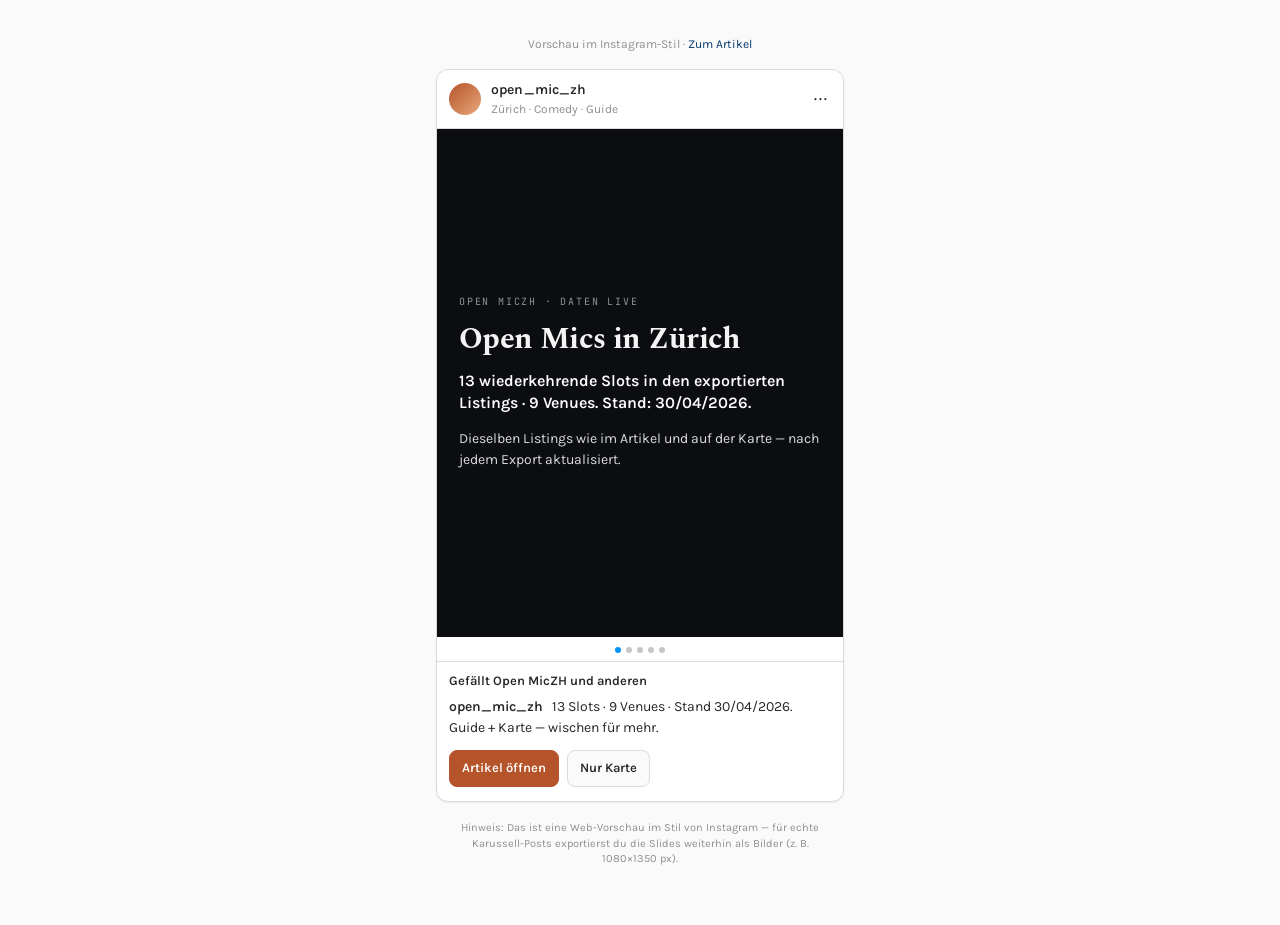
<file: docs/promo-instagram.html>
<!doctype html>
<html lang="de">
  <head>
    <meta charset="utf-8" />
    <meta name="viewport" content="width=device-width, initial-scale=1" />
    <title>Open MicZH — Social (Instagram-Stil)</title>
    <meta
      name="description"
      content="Kurzversion zum Teilen: Open Mics in Zürich, Karte und Guide — optisch wie ein Instagram-Post."
    />
    <link rel="stylesheet" href="./assets/fonts.css" />
    <style>
      :root {
        --ig-bg: #fafafa;
        --ig-card: #ffffff;
        --ig-ink: #262626;
        --ig-muted: #8e8e8e;
        --ig-link: #00376b;
        --ig-line: #dbdbdb;
        --ig-accent: #b5542a;
        --font-ui: "Karla", system-ui, -apple-system, "Segoe UI", Roboto, Arial, sans-serif;
        --font-display: "Spectral", "Georgia", serif;
        --font-mono: "JetBrains Mono", ui-monospace, SFMono-Regular, Menlo, Monaco, Consolas, monospace;
      }
      * {
        box-sizing: border-box;
      }
      body {
        margin: 0;
        min-height: 100vh;
        background: var(--ig-bg);
        color: var(--ig-ink);
        font-family: var(--font-ui);
        font-size: 14px;
        line-height: 1.45;
        -webkit-font-smoothing: antialiased;
      }
      .page {
        max-width: 440px;
        margin: 0 auto;
        padding: 24px 16px 48px;
      }
      .hint {
        font-size: 12px;
        color: var(--ig-muted);
        text-align: center;
        margin-bottom: 16px;
      }
      .hint a {
        color: var(--ig-link);
        text-decoration: none;
      }
      .hint a:hover {
        text-decoration: underline;
      }
      /* IG-ish post card */
      .post {
        background: var(--ig-card);
        border: 1px solid var(--ig-line);
        border-radius: 12px;
        overflow: hidden;
        box-shadow: 0 1px 2px rgba(0, 0, 0, 0.06);
      }
      .post-head {
        display: flex;
        align-items: center;
        gap: 10px;
        padding: 10px 12px;
        border-bottom: 1px solid var(--ig-line);
      }
      .avatar {
        width: 32px;
        height: 32px;
        border-radius: 50%;
        background: linear-gradient(135deg, var(--ig-accent), #e8a87c);
        flex: 0 0 auto;
      }
      .post-head-main {
        flex: 1 1 auto;
        min-width: 0;
      }
      .username {
        font-weight: 700;
        font-size: 14px;
        letter-spacing: 0.01em;
      }
      .subtle {
        font-size: 12px;
        color: var(--ig-muted);
      }
      .menu-dots {
        font-weight: 700;
        letter-spacing: 2px;
        color: var(--ig-ink);
        padding: 4px 2px;
        user-select: none;
      }
      /* Carousel */
      .carousel {
        position: relative;
        background: #000;
        aspect-ratio: 4 / 5;
        touch-action: pan-y;
      }
      .slides {
        width: 100%;
        height: 100%;
        position: relative;
        overflow: hidden;
      }
      .slide {
        position: absolute;
        inset: 0;
        padding: 28px 22px;
        display: flex;
        flex-direction: column;
        justify-content: center;
        gap: 14px;
        opacity: 0;
        transform: translateX(6%);
        transition: opacity 0.22s ease, transform 0.22s ease;
        background: #0b0d10;
        color: #f4f4f4;
      }
      .slide.active {
        opacity: 1;
        transform: translateX(0);
        z-index: 1;
      }
      .slide-kicker {
        font-family: var(--font-mono);
        font-size: 10px;
        letter-spacing: 0.18em;
        text-transform: uppercase;
        color: rgba(255, 255, 255, 0.55);
      }
      .slide h2 {
        margin: 0;
        font-family: var(--font-display);
        font-size: clamp(1.45rem, 5.2vw, 1.85rem);
        font-weight: 700;
        line-height: 1.12;
        letter-spacing: -0.02em;
      }
      .slide p {
        margin: 0;
        font-size: 15px;
        line-height: 1.55;
        color: rgba(244, 244, 244, 0.92);
      }
      .slide .accent {
        color: #f0c4a8;
      }
      .slide .stat-lead {
        font-size: 16px;
        font-weight: 600;
        line-height: 1.35;
        color: #fff;
      }
      .slide .stat-detail {
        font-size: 14px;
        line-height: 1.55;
        color: rgba(244, 244, 244, 0.9);
      }
      .slide .stat-detail strong {
        color: #f0c4a8;
        font-weight: 600;
      }
      .stat-microbars {
        display: flex;
        align-items: flex-end;
        justify-content: space-between;
        gap: 4px;
        margin-top: 6px;
        height: 108px;
      }
      .stat-microbars .wcol {
        flex: 1;
        min-width: 0;
        display: flex;
        flex-direction: column;
        align-items: center;
        gap: 5px;
      }
      .stat-microbars .track {
        width: 100%;
        height: 76px;
        background: rgba(255, 255, 255, 0.1);
        border-radius: 4px;
        display: flex;
        flex-direction: column;
        justify-content: flex-end;
        overflow: hidden;
      }
      .stat-microbars .fill {
        width: 100%;
        border-radius: 3px 3px 0 0;
        min-height: 2px;
        background: rgba(181, 84, 42, 0.85);
      }
      .stat-microbars .wcol.is-peak .fill {
        background: #f0c4a8;
      }
      .stat-microbars .abbr {
        font-size: 9px;
        font-weight: 700;
        letter-spacing: 0.04em;
        color: rgba(255, 255, 255, 0.45);
      }
      .stat-microbars .num {
        font-size: 11px;
        font-weight: 700;
        color: rgba(255, 255, 255, 0.88);
      }
      .lang-rows {
        margin: 0;
        padding: 0;
        list-style: none;
        display: flex;
        flex-direction: column;
        gap: 10px;
      }
      .lang-rows li {
        display: flex;
        justify-content: space-between;
        align-items: baseline;
        gap: 12px;
        font-size: 15px;
        border-bottom: 1px solid rgba(255, 255, 255, 0.12);
        padding-bottom: 8px;
      }
      .lang-rows li:last-child {
        border-bottom: 0;
        padding-bottom: 0;
      }
      .lang-rows .lang-n {
        font-weight: 700;
        font-variant-numeric: tabular-nums;
        color: #f0c4a8;
      }
      .slide.is-error .stat-detail {
        color: rgba(255, 200, 200, 0.95);
      }
      .tap-zones {
        position: absolute;
        inset: 0;
        display: grid;
        grid-template-columns: 1fr 1fr;
        z-index: 2;
      }
      .tap-zones button {
        border: 0;
        background: transparent;
        cursor: pointer;
        padding: 0;
      }
      .dots {
        display: flex;
        justify-content: center;
        gap: 5px;
        padding: 10px 0 8px;
        background: var(--ig-card);
      }
      .dot {
        width: 6px;
        height: 6px;
        border-radius: 50%;
        background: #c7c7c7;
        border: 0;
        padding: 0;
        cursor: pointer;
      }
      .dot[aria-current="true"] {
        background: #0095f6;
      }
      .post-body {
        padding: 10px 12px 14px;
        border-top: 1px solid var(--ig-line);
      }
      .likes {
        font-weight: 600;
        font-size: 13px;
        margin-bottom: 6px;
      }
      .caption {
        font-size: 14px;
        line-height: 1.5;
      }
      .caption .user {
        font-weight: 700;
        margin-right: 6px;
      }
      .cta-row {
        display: flex;
        flex-wrap: wrap;
        gap: 8px;
        margin-top: 12px;
      }
      .cta {
        display: inline-flex;
        align-items: center;
        justify-content: center;
        padding: 8px 12px;
        border-radius: 8px;
        border: 1px solid var(--ig-line);
        background: #fafafa;
        color: var(--ig-ink);
        font-size: 13px;
        font-weight: 600;
        text-decoration: none;
      }
      .cta.primary {
        background: var(--ig-accent);
        border-color: var(--ig-accent);
        color: #fff;
      }
      .cta:hover {
        filter: brightness(0.97);
      }
      .footer-note {
        margin-top: 18px;
        font-size: 11px;
        color: var(--ig-muted);
        text-align: center;
        line-height: 1.4;
      }
    </style>
  </head>
  <body>
    <div class="page">
      <p class="hint">
        Vorschau im Instagram-Stil ·
        <a href="./index.html">Zum Artikel</a>
      </p>

      <article class="post" aria-label="Instagram-ähnliche Vorschau">
        <header class="post-head">
          <div class="avatar" aria-hidden="true"></div>
          <div class="post-head-main">
            <div class="username">open_mic_zh</div>
            <div class="subtle">Zürich · Comedy · Guide</div>
          </div>
          <div class="menu-dots" aria-hidden="true">···</div>
        </header>

        <div class="carousel" id="carousel">
          <div class="slides" id="slides">
            <section class="slide active" data-index="0" aria-hidden="false" id="slide0">
              <div class="slide-kicker">Open MicZH · Daten live</div>
              <h2>Open Mics in Zürich</h2>
              <p class="stat-lead" id="statIntroLead">Lädt Kennzahlen …</p>
              <p class="stat-detail" id="statIntroDetail">
                Dieselben Listings wie im Artikel und auf der Karte — nach jedem Export aktualisiert.
              </p>
            </section>
            <section class="slide" data-index="1" aria-hidden="true" id="slide1">
              <div class="slide-kicker">Wie im Artikel · Wochentag</div>
              <h2>Shows nach Wochentag</h2>
              <div class="stat-microbars" id="statWeekdayBars" aria-hidden="true"></div>
              <p class="stat-detail" id="statWeekdayText"></p>
            </section>
            <section class="slide" data-index="2" aria-hidden="true" id="slide2">
              <div class="slide-kicker">Wie im Artikel · Sprache</div>
              <h2>Shows nach Sprache</h2>
              <ul class="lang-rows" id="statLangRows"></ul>
              <p class="stat-detail" id="statLangFoot"></p>
            </section>
            <section class="slide" data-index="3" aria-hidden="true" id="slide3">
              <div class="slide-kicker">Die Karte</div>
              <h2>Interaktiv, filterbar</h2>
              <p class="stat-lead" id="statMapLead"></p>
              <p class="stat-detail" id="statMapDetail"></p>
            </section>
            <section class="slide" data-index="4" aria-hidden="true">
              <div class="slide-kicker">Mehr Kontext</div>
              <h2>Artikel + Link in Bio</h2>
              <p class="stat-detail">
                Im langen Text: Szene, Methodik, warum Englisch in den Listings dominiert — und warum
                <span class="accent">Schweizerdeutsch</span> oft ausserhalb der Crawler-Daten lebt.
              </p>
            </section>
          </div>
          <div class="tap-zones" aria-hidden="true">
            <button type="button" id="tapPrev" title="Zurück"></button>
            <button type="button" id="tapNext" title="Weiter"></button>
          </div>
        </div>

        <div class="dots" id="dots" role="tablist" aria-label="Karussell-Position"></div>

        <div class="post-body">
          <div class="likes">Gefällt Open MicZH und anderen</div>
          <div class="caption">
            <span class="user">open_mic_zh</span>
            <span id="statCaptionLine"
              >Open MicZH: Guide + Karte. Wischen oder tippen für die nächste Karte.</span
            >
          </div>
          <div class="cta-row">
            <a class="cta primary" href="./index.html">Artikel öffnen</a>
            <a class="cta" href="./map.html">Nur Karte</a>
          </div>
        </div>
      </article>

      <p class="footer-note">
        Hinweis: Das ist eine Web-Vorschau im Stil von Instagram — für echte Karussell-Posts exportierst du die Slides
        weiterhin als Bilder (z.&nbsp;B. 1080×1350&nbsp;px).
      </p>
    </div>

    <script>
      (async function loadPromoStats() {
        const WEEKDAYS = [
          "Monday",
          "Tuesday",
          "Wednesday",
          "Thursday",
          "Friday",
          "Saturday",
          "Sunday",
        ];
        const WDAY_LOWER = new Map(WEEKDAYS.map((d) => [d.toLowerCase(), d]));

        function normWeekdayToken(s) {
          const t = String(s || "")
            .trim()
            .replace(/\.$/, "");
          if (!t) return "";
          return WDAY_LOWER.get(t.toLowerCase()) || "";
        }

        function weekdayDeFull(d) {
          const x = (d || "").toString().trim().toLowerCase();
          if (!x) return "";
          if (x === "monday" || x.startsWith("mon")) return "Montag";
          if (x === "tuesday" || x.startsWith("tue")) return "Dienstag";
          if (x === "wednesday" || x.startsWith("wed")) return "Mittwoch";
          if (x === "thursday" || x.startsWith("thu")) return "Donnerstag";
          if (x === "friday" || x.startsWith("fri")) return "Freitag";
          if (x === "saturday" || x.startsWith("sat")) return "Samstag";
          if (x === "sunday" || x.startsWith("sun")) return "Sonntag";
          return (d || "").toString().trim();
        }

        function weekdayDeAbbr(d) {
          const x = (d || "").toString().trim().toLowerCase();
          if (!x) return "";
          if (x === "monday" || x.startsWith("mon")) return "Mo";
          if (x === "tuesday" || x.startsWith("tue")) return "Di";
          if (x === "wednesday" || x.startsWith("wed")) return "Mi";
          if (x === "thursday" || x.startsWith("thu")) return "Do";
          if (x === "friday" || x.startsWith("fri")) return "Fr";
          if (x === "saturday" || x.startsWith("sat")) return "Sa";
          if (x === "sunday" || x.startsWith("sun")) return "So";
          return (d || "").toString().trim().slice(0, 2);
        }

        function languageSelfName(lang) {
          const s = (lang || "").toString().trim().toLowerCase();
          if (!s) return "";
          if (s === "german" || s === "de" || s.startsWith("german ")) return "Deutsch";
          if (s === "english" || s === "en" || s.startsWith("english ")) return "English";
          if (s === "spanish" || s === "es" || s.startsWith("spanish ")) return "Español";
          if (s === "french" || s === "fr" || s.startsWith("french ")) return "Français";
          if (s === "italian" || s === "it" || s.startsWith("italian ")) return "Italiano";
          if (s === "unspecified") return "Unbestimmt";
          return (lang || "").toString().trim();
        }

        function coordPinKey(lat, lon) {
          return `${Number(lat).toFixed(4)},${Number(lon).toFixed(4)}`;
        }

        function setError(msg) {
          document.getElementById("statIntroLead").textContent = msg;
          document.getElementById("statIntroDetail").textContent =
            "Bitte später erneut laden oder direkt zum Artikel wechseln.";
          document.getElementById("statWeekdayBars").innerHTML = "";
          document.getElementById("statWeekdayText").textContent = "";
          document.getElementById("statLangRows").innerHTML = "";
          document.getElementById("statLangFoot").textContent = "";
          document.getElementById("statMapLead").textContent = "";
          document.getElementById("statMapDetail").textContent = "";
          ["slide0", "slide1", "slide2", "slide3"].forEach((id) => {
            const el = document.getElementById(id);
            if (el) el.classList.add("is-error");
          });
        }

        try {
          const r = await fetch("./data/events.json", { cache: "no-cache" });
          if (!r.ok) throw new Error("HTTP " + r.status);
          const payload = await r.json();
          const events = Array.isArray(payload.events) ? payload.events : [];
          ["slide0", "slide1", "slide2", "slide3"].forEach((id) => {
            const el = document.getElementById(id);
            if (el) el.classList.remove("is-error");
          });
          const dataUpdated =
            (payload && typeof payload.data_updated_display === "string" && payload.data_updated_display.trim()) ||
            "";

          const nListings =
            typeof payload.events_total === "number" && Number.isFinite(payload.events_total)
              ? payload.events_total
              : events.length;
          const missingCoords =
            typeof payload.events_missing_coords === "number" && Number.isFinite(payload.events_missing_coords)
              ? payload.events_missing_coords
              : events.filter((e) => !Number.isFinite(Number(e && e.lat)) || !Number.isFinite(Number(e && e.lon)))
                  .length;

          const venueNames = new Set();
          const pinKeys = new Set();
          for (const e of events) {
            const v = (e && e.venue) ? String(e.venue).trim() : "";
            if (v) venueNames.add(v);
            const lat = Number(e && e.lat);
            const lon = Number(e && e.lon);
            if (Number.isFinite(lat) && Number.isFinite(lon)) pinKeys.add(coordPinKey(lat, lon));
          }
          const nVenues = venueNames.size;
          const nPins = pinKeys.size;

          const introDate = dataUpdated ? " Stand: " + dataUpdated + "." : "";
          document.getElementById("statIntroLead").textContent =
            nListings +
            (nListings === 1 ? " wiederkehrender Slot" : " wiederkehrende Slots") +
            " in den exportierten Listings · " +
            nVenues +
            (nVenues === 1 ? " Venue" : " Venues") +
            "." +
            introDate;

          const counts = new Map();
          for (const e of events) {
            const raw = (e && e.language) ? String(e.language) : "";
            const parts = raw.split(/[;,]/).map((s) => s.trim()).filter(Boolean);
            const langs = parts.length ? parts : ["Unspecified"];
            for (const lang of langs) {
              counts.set(lang, (counts.get(lang) || 0) + 1);
            }
          }
          for (const k of ["French", "Italian"]) {
            if (!counts.has(k)) counts.set(k, 0);
          }
          const langRows = Array.from(counts.entries()).sort((a, b) => (b[1] - a[1]) || a[0].localeCompare(b[0]));

          const ul = document.getElementById("statLangRows");
          ul.innerHTML = "";
          for (const [lang, n] of langRows) {
            const li = document.createElement("li");
            const lab = document.createElement("span");
            lab.textContent = languageSelfName(lang);
            const num = document.createElement("span");
            num.className = "lang-n";
            num.textContent = String(n);
            li.appendChild(lab);
            li.appendChild(num);
            ul.appendChild(li);
          }
          document.getElementById("statLangFoot").innerHTML =
            "Wie im Artikel: in <strong>diesem</strong> Export dominieren oft englischsprachige Listings; " +
            "<strong>Français</strong> und <strong>Italiano</strong> sind hier häufig bei null — " +
            "Spiegel der Quellen, nicht zwingend der Szene vor Ort.";

          const dayCounts = new Map(WEEKDAYS.map((d) => [d, 0]));
          for (const e of events) {
            const raw = (e && e.weekday) ? String(e.weekday) : "";
            const parts = raw.split(/[,;/]/).map((x) => x.trim()).filter(Boolean);
            const toks = parts.length ? parts : [];
            for (const tok of toks) {
              const d = normWeekdayToken(tok);
              if (d) dayCounts.set(d, (dayCounts.get(d) || 0) + 1);
            }
          }
          const peak = Math.max(0, ...WEEKDAYS.map((d) => dayCounts.get(d) || 0));
          const maxScale = Math.max(1, peak);
          const peakDays = WEEKDAYS.filter((d) => (dayCounts.get(d) || 0) === peak && peak > 0);
          const peakDe = peakDays.map(weekdayDeFull).join(" und ");

          const bars = document.getElementById("statWeekdayBars");
          bars.innerHTML = "";
          for (const d of WEEKDAYS) {
            const n = dayCounts.get(d) || 0;
            const col = document.createElement("div");
            col.className = "wcol" + (peak > 0 && n === peak ? " is-peak" : "");
            const pct = peak > 0 ? (n / maxScale) * 100 : 0;
            col.innerHTML =
              "<div class=\"track\"><div class=\"fill\" style=\"height:" +
              pct +
              '%"></div></div><div class="abbr">' +
              weekdayDeAbbr(d) +
              '</div><div class="num">' +
              n +
              "</div>";
            bars.appendChild(col);
          }

          let wText = "";
          if (peak === 0) {
            wText = "Keine Wochentags-Angaben in den aktuellen Listings.";
          } else {
            const slotPhrase =
              peak === 1 ? "1 Slot" : peak + " Slots";
            const countPhrase =
              peakDays.length > 1
                ? "mit je <strong>" + slotPhrase + "</strong>."
                : "mit <strong>" + slotPhrase + "</strong>.";
            wText =
              "Stärkster Tag in <em>diesen</em> Daten: <strong>" +
              peakDe +
              "</strong> " +
              countPhrase;
            if (peakDays.indexOf("Tuesday") !== -1) {
              wText +=
                " Passt zur These im Artikel: Dienstag als Zürichs heimlicher Comedy-Abend.";
            } else {
              wText += " Im Artikel liest du, warum der Dienstag oft zentral ist — unabhängig von diesem Schnappschuss.";
            }
          }
          document.getElementById("statWeekdayText").innerHTML = wText;

          document.getElementById("statMapLead").textContent =
            nListings +
            " Slots · " +
            nPins +
            (nPins === 1 ? " Pin" : " Pins") +
            " (gerundete Koordinaten wie auf der Karte) · " +
            nVenues +
            (nVenues === 1 ? " Venue-Name" : " Venue-Namen");

          let mapDetail =
            "Filter nach Wochentag und Sprache, Freitext-Suche, Links zu den Original-Events — dieselbe Datenbasis wie im eingebetteten iframe im Artikel.";
          if (missingCoords > 0) {
            mapDetail +=
              " Hinweis: " +
              missingCoords +
              (missingCoords === 1 ? " Eintrag ohne" : " Einträge ohne") +
              " Koordinaten.";
          } else {
            mapDetail += " Alle Einträge haben Koordinaten.";
          }
          document.getElementById("statMapDetail").textContent = mapDetail;

          const cap =
            nListings +
            " Slots · " +
            nVenues +
            " Venues" +
            (dataUpdated ? " · Stand " + dataUpdated : "") +
            ". Guide + Karte — wischen für mehr.";
          document.getElementById("statCaptionLine").textContent = cap;
        } catch (e) {
          console.error(e);
          setError("Zahlen konnten nicht geladen werden.");
          document.getElementById("statCaptionLine").textContent =
            "Open MicZH: Guide + Karte. Wischen oder tippen für die nächste Karte.";
        }
      })();
    </script>
    <script>
      (function () {
        const slides = Array.from(document.querySelectorAll(".slide"));
        const dotsWrap = document.getElementById("dots");
        const tapPrev = document.getElementById("tapPrev");
        const tapNext = document.getElementById("tapNext");
        let i = 0;

        function renderDots() {
          dotsWrap.innerHTML = "";
          slides.forEach((_, idx) => {
            const b = document.createElement("button");
            b.type = "button";
            b.className = "dot";
            b.setAttribute("role", "tab");
            b.setAttribute("aria-label", "Slide " + (idx + 1));
            b.setAttribute("aria-current", idx === i ? "true" : "false");
            b.addEventListener("click", () => go(idx));
            dotsWrap.appendChild(b);
          });
        }

        function go(next) {
          const n = (next + slides.length) % slides.length;
          slides[i].classList.remove("active");
          slides[i].setAttribute("aria-hidden", "true");
          i = n;
          slides[i].classList.add("active");
          slides[i].setAttribute("aria-hidden", "false");
          Array.from(dotsWrap.querySelectorAll(".dot")).forEach((d, idx) => {
            d.setAttribute("aria-current", idx === i ? "true" : "false");
          });
        }

        tapPrev.addEventListener("click", () => go(i - 1));
        tapNext.addEventListener("click", () => go(i + 1));

        document.addEventListener("keydown", (e) => {
          if (e.key === "ArrowLeft") go(i - 1);
          if (e.key === "ArrowRight") go(i + 1);
        });

        let x0 = null;
        const carousel = document.getElementById("carousel");
        carousel.addEventListener(
          "touchstart",
          (e) => {
            x0 = e.changedTouches[0].screenX;
          },
          { passive: true }
        );
        carousel.addEventListener(
          "touchend",
          (e) => {
            if (x0 === null) return;
            const x1 = e.changedTouches[0].screenX;
            const dx = x1 - x0;
            x0 = null;
            if (dx < -40) go(i + 1);
            if (dx > 40) go(i - 1);
          },
          { passive: true }
        );

        renderDots();
      })();
    </script>
  </body>
</html>
</file>
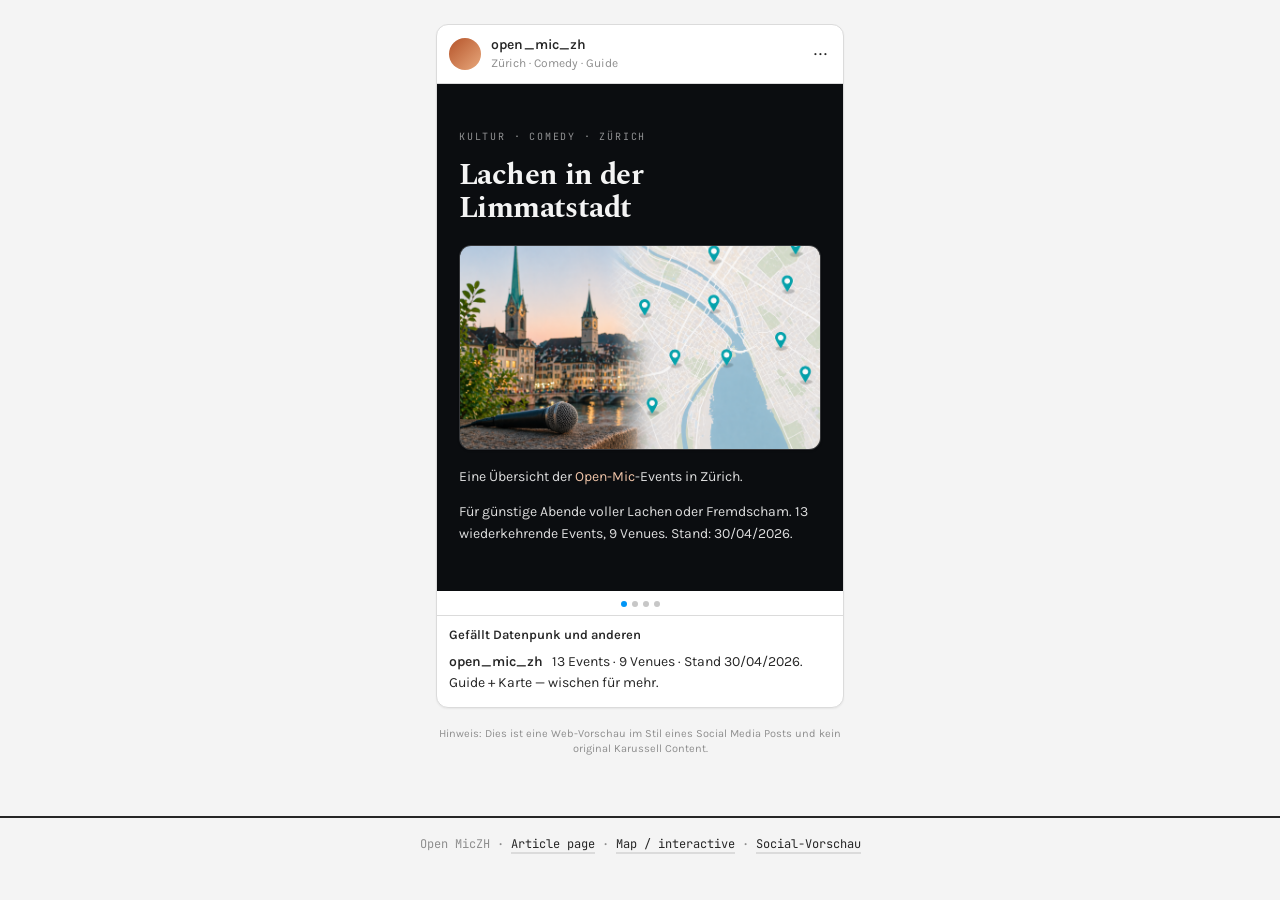
<file: docs/social-content.html>
<!doctype html>
<html lang="de">
  <head>
    <script>
      (function () {
        try {
          var p = new URLSearchParams(window.location.search);
          var v = (p.get("embed") || "").toLowerCase();
          if (v === "1" || v === "true" || v === "yes") {
            document.documentElement.classList.add("is-embed");
          }
        } catch (e) {}
      })();
    </script>
    <meta charset="utf-8" />
    <meta name="viewport" content="width=device-width, initial-scale=1" />
    <title>Open MicZH — Social Content</title>
    <meta
      name="description"
      content="Kurzversion zum Teilen auf Social Media."
    />
    <link rel="stylesheet" href="./assets/fonts.css" />
    <style>
      :root {
        --color-bg-soft: #f4f4f4;
        --ig-bg: var(--color-bg-soft);
        --ig-card: #ffffff;
        --ig-ink: #262626;
        --ig-muted: #8e8e8e;
        --ig-line: #dbdbdb;
        --ig-accent: #b5542a;
        --font-ui: "Karla", system-ui, -apple-system, "Segoe UI", Roboto, Arial, sans-serif;
        --font-display: "Spectral", "Georgia", serif;
        --font-mono: "JetBrains Mono", ui-monospace, SFMono-Regular, Menlo, Monaco, Consolas, monospace;
      }
      * {
        box-sizing: border-box;
      }
      body {
        margin: 0;
        min-height: 100vh;
        background: var(--ig-bg);
        color: var(--ig-ink);
        font-family: var(--font-ui);
        font-size: 14px;
        line-height: 1.45;
        -webkit-font-smoothing: antialiased;
      }
      .page {
        max-width: 440px;
        margin: 0 auto;
        padding: 24px 16px 48px;
      }
      /* IG-ish post card */
      .post {
        background: var(--ig-card);
        border: 1px solid var(--ig-line);
        border-radius: 12px;
        overflow: hidden;
        box-shadow: 0 1px 2px rgba(0, 0, 0, 0.06);
      }
      .post-head {
        display: flex;
        align-items: center;
        gap: 10px;
        padding: 10px 12px;
        border-bottom: 1px solid var(--ig-line);
      }
      .avatar {
        width: 32px;
        height: 32px;
        border-radius: 50%;
        background: linear-gradient(135deg, var(--ig-accent), #e8a87c);
        flex: 0 0 auto;
      }
      .post-head-main {
        flex: 1 1 auto;
        min-width: 0;
      }
      .username {
        font-weight: 700;
        font-size: 14px;
        letter-spacing: 0.01em;
      }
      .subtle {
        font-size: 12px;
        color: var(--ig-muted);
      }
      .menu-dots {
        font-weight: 700;
        letter-spacing: 2px;
        color: var(--ig-ink);
        padding: 4px 2px;
        user-select: none;
      }
      /* Carousel */
      .carousel {
        position: relative;
        background: #000;
        aspect-ratio: 4 / 5;
        touch-action: pan-y;
      }
      .slides {
        width: 100%;
        height: 100%;
        position: relative;
        overflow: hidden;
      }
      .slide {
        position: absolute;
        inset: 0;
        padding: 28px 22px;
        display: flex;
        flex-direction: column;
        justify-content: center;
        gap: 14px;
        opacity: 0;
        transform: translateX(6%);
        transition: opacity 0.22s ease, transform 0.22s ease;
        background: #0b0d10;
        color: #f4f4f4;
      }
      .slide.active {
        opacity: 1;
        transform: translateX(0);
        z-index: 1;
      }
      .slide-kicker {
        font-family: var(--font-mono);
        font-size: 10px;
        letter-spacing: 0.18em;
        text-transform: uppercase;
        color: rgba(255, 255, 255, 0.55);
      }
      .slide h2 {
        margin: 0;
        font-family: var(--font-display);
        font-size: clamp(1.45rem, 5.2vw, 1.85rem);
        font-weight: 700;
        line-height: 1.12;
        letter-spacing: -0.02em;
      }
      .slide p {
        margin: 0;
        font-size: 15px;
        line-height: 1.55;
        color: rgba(244, 244, 244, 0.92);
      }
      .slide .accent {
        color: #f0c4a8;
      }
      .slide .stat-lead {
        font-size: 16px;
        font-weight: 600;
        line-height: 1.35;
        color: #fff;
      }
      .slide .stat-detail {
        font-size: 14px;
        line-height: 1.55;
        color: rgba(244, 244, 244, 0.9);
      }
      .slide .stat-detail strong {
        color: #f0c4a8;
        font-weight: 600;
      }
      .hero-shot {
        margin: 6px 0 2px;
        border-radius: 12px;
        overflow: hidden;
        border: 1px solid rgba(255, 255, 255, 0.12);
        background: rgba(255, 255, 255, 0.06);
        box-shadow: 0 1px 2px rgba(0, 0, 0, 0.22);
      }
      .hero-shot img {
        display: block;
        width: 100%;
        height: auto;
        aspect-ratio: 16 / 9;
        object-fit: cover;
        object-position: center bottom;
      }
      .map-shot {
        margin: 6px 0 2px;
        border-radius: 12px;
        overflow: hidden;
        border: 1px solid rgba(255, 255, 255, 0.12);
        background: rgba(255, 255, 255, 0.06);
        box-shadow: 0 1px 2px rgba(0, 0, 0, 0.22);
      }
      .map-shot img {
        display: block;
        width: 100%;
        height: auto;
        aspect-ratio: 16 / 10;
        object-fit: cover;
        object-position: center;
      }
      .stat-microbars {
        display: flex;
        align-items: flex-end;
        justify-content: space-between;
        gap: 4px;
        margin-top: 6px;
        height: 108px;
      }
      .stat-microbars .wcol {
        flex: 1;
        min-width: 0;
        display: flex;
        flex-direction: column;
        align-items: center;
        gap: 5px;
      }
      .stat-microbars .track {
        width: 100%;
        height: 76px;
        background: rgba(255, 255, 255, 0.1);
        border-radius: 4px;
        display: flex;
        flex-direction: column;
        justify-content: flex-end;
        overflow: hidden;
      }
      .stat-microbars .fill {
        width: 100%;
        border-radius: 3px 3px 0 0;
        min-height: 2px;
        background: rgba(181, 84, 42, 0.85);
      }
      .stat-microbars .wcol.is-peak .fill {
        background: #f0c4a8;
      }
      .stat-microbars .abbr {
        font-size: 9px;
        font-weight: 700;
        letter-spacing: 0.04em;
        color: rgba(255, 255, 255, 0.45);
      }
      .stat-microbars .num {
        font-size: 11px;
        font-weight: 700;
        color: rgba(255, 255, 255, 0.88);
      }
      .lang-rows {
        margin: 0;
        padding: 0;
        list-style: none;
        display: flex;
        flex-direction: column;
        gap: 10px;
      }
      .lang-rows li {
        display: flex;
        justify-content: space-between;
        align-items: baseline;
        gap: 12px;
        font-size: 15px;
        border-bottom: 1px solid rgba(255, 255, 255, 0.12);
        padding-bottom: 8px;
      }
      .lang-rows li:last-child {
        border-bottom: 0;
        padding-bottom: 0;
      }
      .lang-rows .lang-lab {
        display: flex;
        align-items: center;
        gap: 8px;
        min-width: 0;
      }
      .lang-rows .lang-flag {
        width: 26px;
        height: 18px;
        border-radius: 3px;
        border: 1px solid rgba(255, 255, 255, 0.18);
        box-shadow: 0 1px 0 rgba(0, 0, 0, 0.18);
        flex: 0 0 auto;
        object-fit: cover;
      }
      .lang-rows .lang-n {
        font-weight: 700;
        font-variant-numeric: tabular-nums;
        color: #f0c4a8;
      }
      .slide.is-error .stat-detail {
        color: rgba(255, 200, 200, 0.95);
      }
      .tap-zones {
        position: absolute;
        inset: 0;
        display: grid;
        grid-template-columns: 1fr 1fr;
        z-index: 2;
      }
      .tap-zones button {
        border: 0;
        background: transparent;
        cursor: pointer;
        padding: 0;
      }
      .dots {
        display: flex;
        justify-content: center;
        gap: 5px;
        padding: 10px 0 8px;
        background: var(--ig-card);
      }
      .dot {
        width: 6px;
        height: 6px;
        border-radius: 50%;
        background: #c7c7c7;
        border: 0;
        padding: 0;
        cursor: pointer;
      }
      .dot[aria-current="true"] {
        background: #0095f6;
      }
      .post-body {
        padding: 10px 12px 14px;
        border-top: 1px solid var(--ig-line);
      }
      .likes {
        font-weight: 600;
        font-size: 13px;
        margin-bottom: 6px;
      }
      .caption {
        font-size: 14px;
        line-height: 1.5;
      }
      .caption .user {
        font-weight: 700;
        margin-right: 6px;
      }
      .footer-note {
        margin-top: 18px;
        font-size: 11px;
        color: var(--ig-muted);
        text-align: center;
        line-height: 1.4;
      }
      /* ?embed=1: schmaler, linksbündig; Site-Footer aus für iframe */
      html.is-embed .page {
        box-sizing: border-box;
        width: 100%;
        max-width: 336px;
        margin: 0;
        margin-right: auto;
        padding: 16px 12px 40px 10px;
      }
      html.is-embed .footer-note {
        text-align: left;
      }
      .site-footer.site-footer-chrome {
        padding: 18px 5vw 30px;
        color: var(--ig-muted);
        font-size: 12px;
        font-family: var(--font-mono);
        border-top: 2px solid var(--ig-ink);
        text-align: center;
      }
      .site-footer-chrome a {
        color: var(--ig-ink);
        text-decoration: none;
        border-bottom: 2px solid var(--ig-line);
        padding-bottom: 0.05em;
      }
      .site-footer-chrome a:hover {
        border-bottom-color: var(--ig-accent);
      }
      html.is-embed .site-footer-chrome {
        display: none;
      }
    </style>
  </head>
  <body>
    <div class="page">
      <article class="post" aria-label="Instagram-ähnliche Vorschau">
        <header class="post-head">
          <div class="avatar" aria-hidden="true"></div>
          <div class="post-head-main">
            <div class="username">open_mic_zh</div>
            <div class="subtle">Zürich · Comedy · Guide</div>
          </div>
          <div class="menu-dots" aria-hidden="true">···</div>
        </header>

        <div class="carousel" id="carousel">
          <div class="slides" id="slides">
            <section class="slide active" data-index="0" aria-hidden="false" id="slide0">
              <div class="slide-kicker">Kultur · Comedy · Zürich</div>
              <h2>Lachen in der Limmatstadt</h2>
              <figure class="hero-shot" aria-hidden="true">
                <img src="./assets/images/openmiczh-hero.jpg" alt="" loading="lazy" decoding="async" />
              </figure>
              <p class="stat-detail" id="statIntroLead">Lädt Kennzahlen …</p>
              <p class="stat-detail" id="statIntroDetail">
                Eine Übersicht der Open-Mic-Events in Zürich, für günstige Abende voller Lachen oder Fremdscham.
              </p>
            </section>
            <section class="slide" data-index="1" aria-hidden="true" id="slide1">
              <div class="slide-kicker">Terminplanung</div>
              <h2>Shows nach Wochentag</h2>
              <div class="stat-microbars" id="statWeekdayBars" aria-hidden="true"></div>
              <p class="stat-detail" id="statWeekdayText"></p>
            </section>
            <section class="slide" data-index="2" aria-hidden="true" id="slide2">
              <div class="slide-kicker">Sprachen</div>
              <h2>Shows nach Sprache</h2>
              <ul class="lang-rows" id="statLangRows"></ul>
              <p class="stat-detail" id="statLangFoot"></p>
            </section>
            <section class="slide" data-index="3" aria-hidden="true" id="slide3">
              <div class="slide-kicker">Die Karte</div>
              <h2>Interaktiv, filterbar</h2>
              <figure class="map-shot" aria-hidden="true">
                <img src="../assets/map_screenshot.jpg" alt="" loading="lazy" decoding="async" />
              </figure>
              <p class="stat-detail" id="statMapDetail"></p>
            </section>
          </div>
          <div class="tap-zones" aria-hidden="true">
            <button type="button" id="tapPrev" title="Zurück"></button>
            <button type="button" id="tapNext" title="Weiter"></button>
          </div>
        </div>

        <div class="dots" id="dots" role="tablist" aria-label="Karussell-Position"></div>

        <div class="post-body">
          <div class="likes">Gefällt Datenpunk und anderen</div>
          <div class="caption">
            <span class="user">open_mic_zh</span>
            <span id="statCaptionLine"
              >Open MicZH: Guide + Karte. Wischen oder tippen für die nächste Karte.</span
            >
          </div>
        </div>
      </article>

      <p class="footer-note">
        Hinweis: Dies ist eine Web-Vorschau im Stil eines Social Media Posts und kein original Karussell Content.
      </p>
    </div>

    <footer class="site-footer site-footer-chrome">
      Open MicZH<span class="site-footer-selfref"> · <a href="./index.html#content">Article page</a></span><span class="site-footer-subnav" aria-label="Weitere Seiten dieser Site"> · <a href="./map.html">Map / interactive</a> · <a href="./social-content.html">Social-Vorschau</a></span>
    </footer>

    <script>
      (async function loadPromoStats() {
        const WEEKDAYS = [
          "Monday",
          "Tuesday",
          "Wednesday",
          "Thursday",
          "Friday",
          "Saturday",
          "Sunday",
        ];
        const WDAY_LOWER = new Map(WEEKDAYS.map((d) => [d.toLowerCase(), d]));

        function normWeekdayToken(s) {
          const t = String(s || "")
            .trim()
            .replace(/\.$/, "");
          if (!t) return "";
          return WDAY_LOWER.get(t.toLowerCase()) || "";
        }

        function weekdayDeFull(d) {
          const x = (d || "").toString().trim().toLowerCase();
          if (!x) return "";
          if (x === "monday" || x.startsWith("mon")) return "Montag";
          if (x === "tuesday" || x.startsWith("tue")) return "Dienstag";
          if (x === "wednesday" || x.startsWith("wed")) return "Mittwoch";
          if (x === "thursday" || x.startsWith("thu")) return "Donnerstag";
          if (x === "friday" || x.startsWith("fri")) return "Freitag";
          if (x === "saturday" || x.startsWith("sat")) return "Samstag";
          if (x === "sunday" || x.startsWith("sun")) return "Sonntag";
          return (d || "").toString().trim();
        }

        function weekdayDeAbbr(d) {
          const x = (d || "").toString().trim().toLowerCase();
          if (!x) return "";
          if (x === "monday" || x.startsWith("mon")) return "Mo";
          if (x === "tuesday" || x.startsWith("tue")) return "Di";
          if (x === "wednesday" || x.startsWith("wed")) return "Mi";
          if (x === "thursday" || x.startsWith("thu")) return "Do";
          if (x === "friday" || x.startsWith("fri")) return "Fr";
          if (x === "saturday" || x.startsWith("sat")) return "Sa";
          if (x === "sunday" || x.startsWith("sun")) return "So";
          return (d || "").toString().trim().slice(0, 2);
        }

        function languageSelfName(lang) {
          const s = (lang || "").toString().trim().toLowerCase();
          if (!s) return "";
          if (s === "german" || s === "de" || s.startsWith("german ")) return "Deutsch";
          if (s === "english" || s === "en" || s.startsWith("english ")) return "English";
          if (s === "spanish" || s === "es" || s.startsWith("spanish ")) return "Español";
          if (s === "french" || s === "fr" || s.startsWith("french ")) return "Français";
          if (s === "italian" || s === "it" || s.startsWith("italian ")) return "Italiano";
          if (s === "unspecified") return "Unbestimmt";
          return (lang || "").toString().trim();
        }

        function langFlagSrc(lang) {
          const s = (lang || "").toString().trim().toLowerCase();
          if (!s) return "";

          // Minimal inline SVG flags (data URLs). Keeps the site self-contained.
          const SVG = {
            ch:
              "data:image/svg+xml;utf8," +
              encodeURIComponent(
                "<svg xmlns='http://www.w3.org/2000/svg' viewBox='0 0 18 12'>" +
                  "<rect width='18' height='12' fill='#d52b1e'/>" +
                  "<rect x='7.25' y='2.2' width='3.5' height='7.6' fill='#fff'/>" +
                  "<rect x='5.0' y='4.25' width='8.0' height='3.5' fill='#fff'/>" +
                "</svg>"
              ),
            gb:
              "data:image/svg+xml;utf8," +
              encodeURIComponent(
                "<svg xmlns='http://www.w3.org/2000/svg' viewBox='0 0 18 12'>" +
                  "<rect width='18' height='12' fill='#012169'/>" +
                  "<path d='M0 0 L18 12 M18 0 L0 12' stroke='#fff' stroke-width='2.4'/>" +
                  "<path d='M0 0 L18 12 M18 0 L0 12' stroke='#C8102E' stroke-width='1.2'/>" +
                  "<rect x='7.4' width='3.2' height='12' fill='#fff'/>" +
                  "<rect y='4.4' width='18' height='3.2' fill='#fff'/>" +
                  "<rect x='8.0' width='2.0' height='12' fill='#C8102E'/>" +
                  "<rect y='5.0' width='18' height='2.0' fill='#C8102E'/>" +
                "</svg>"
              ),
            es:
              "data:image/svg+xml;utf8," +
              encodeURIComponent(
                "<svg xmlns='http://www.w3.org/2000/svg' viewBox='0 0 18 12'>" +
                  "<rect width='18' height='12' fill='#aa151b'/>" +
                  "<rect y='3' width='18' height='6' fill='#f1bf00'/>" +
                "</svg>"
              ),
            fr:
              "data:image/svg+xml;utf8," +
              encodeURIComponent(
                "<svg xmlns='http://www.w3.org/2000/svg' viewBox='0 0 18 12'>" +
                  "<rect width='6' height='12' x='0' fill='#0055a4'/>" +
                  "<rect width='6' height='12' x='6' fill='#fff'/>" +
                  "<rect width='6' height='12' x='12' fill='#ef4135'/>" +
                "</svg>"
              ),
            it:
              "data:image/svg+xml;utf8," +
              encodeURIComponent(
                "<svg xmlns='http://www.w3.org/2000/svg' viewBox='0 0 18 12'>" +
                  "<rect width='6' height='12' x='0' fill='#009246'/>" +
                  "<rect width='6' height='12' x='6' fill='#fff'/>" +
                  "<rect width='6' height='12' x='12' fill='#ce2b37'/>" +
                "</svg>"
              ),
          };

          // German shows are in Zürich → Swiss flag.
          if (s === "german" || s === "de" || s.startsWith("german ")) return SVG.ch;
          if (s === "english" || s === "en" || s.startsWith("english ")) return SVG.gb;
          if (s === "spanish" || s === "es" || s.startsWith("spanish ")) return SVG.es;
          if (s === "french" || s === "fr" || s.startsWith("french ")) return SVG.fr;
          if (s === "italian" || s === "it" || s.startsWith("italian ")) return SVG.it;
          return "";
        }

        function coordPinKey(lat, lon) {
          return `${Number(lat).toFixed(4)},${Number(lon).toFixed(4)}`;
        }

        function setError(msg) {
          document.getElementById("statIntroLead").textContent = "Fehler beim Laden";
          document.getElementById("statIntroDetail").textContent =
            msg + " · Bitte später erneut laden oder direkt zum Artikel wechseln.";
          document.getElementById("statWeekdayBars").innerHTML = "";
          document.getElementById("statWeekdayText").textContent = "";
          document.getElementById("statLangRows").innerHTML = "";
          document.getElementById("statLangFoot").textContent = "";
          document.getElementById("statMapDetail").textContent = "";
          ["slide0", "slide1", "slide2", "slide3"].forEach((id) => {
            const el = document.getElementById(id);
            if (el) el.classList.add("is-error");
          });
        }

        try {
          const r = await fetch("./data/events.json", { cache: "no-cache" });
          if (!r.ok) throw new Error("HTTP " + r.status);
          const payload = await r.json();
          const events = Array.isArray(payload.events) ? payload.events : [];
          ["slide0", "slide1", "slide2", "slide3"].forEach((id) => {
            const el = document.getElementById(id);
            if (el) el.classList.remove("is-error");
          });
          const dataUpdated =
            (payload && typeof payload.data_updated_display === "string" && payload.data_updated_display.trim()) ||
            "";

          const nListings =
            typeof payload.events_total === "number" && Number.isFinite(payload.events_total)
              ? payload.events_total
              : events.length;
          const missingCoords =
            typeof payload.events_missing_coords === "number" && Number.isFinite(payload.events_missing_coords)
              ? payload.events_missing_coords
              : events.filter((e) => !Number.isFinite(Number(e && e.lat)) || !Number.isFinite(Number(e && e.lon)))
                  .length;

          const venueNames = new Set();
          const pinKeys = new Set();
          for (const e of events) {
            const v = (e && e.venue) ? String(e.venue).trim() : "";
            if (v) venueNames.add(v);
            const lat = Number(e && e.lat);
            const lon = Number(e && e.lon);
            if (Number.isFinite(lat) && Number.isFinite(lon)) pinKeys.add(coordPinKey(lat, lon));
          }
          const nVenues = venueNames.size;
          const nPins = pinKeys.size;

          const introDate = dataUpdated ? " Stand: " + dataUpdated + "." : "";
          const introStatsLine =
            nListings +
            (nListings === 1 ? " wiederkehrendes Event, " : " wiederkehrende Events, ") +
            nVenues +
            (nVenues === 1 ? " Venue" : " Venues") +
            "." +
            introDate;

          // Slide 0: top line (stat-lead) should be bold copy, stats go below in normal weight.
          document.getElementById("statIntroLead").innerHTML =
            'Eine Übersicht der <span class="accent">Open-Mic</span>-Events in Zürich.';
          document.getElementById("statIntroDetail").textContent =
            "Für günstige Abende voller Lachen oder Fremdscham. " + introStatsLine;

          const counts = new Map();
          for (const e of events) {
            const raw = (e && e.language) ? String(e.language) : "";
            const parts = raw.split(/[;,]/).map((s) => s.trim()).filter(Boolean);
            const langs = parts.length ? parts : ["Unspecified"];
            for (const lang of langs) {
              counts.set(lang, (counts.get(lang) || 0) + 1);
            }
          }
          for (const k of ["French", "Italian"]) {
            if (!counts.has(k)) counts.set(k, 0);
          }
          const langRows = Array.from(counts.entries()).sort((a, b) => (b[1] - a[1]) || a[0].localeCompare(b[0]));

          const ul = document.getElementById("statLangRows");
          ul.innerHTML = "";
          for (const [lang, n] of langRows) {
            const li = document.createElement("li");
            const lab = document.createElement("span");
            lab.className = "lang-lab";
            const flagSrc = langFlagSrc(lang);
            if (flagSrc) {
              const img = document.createElement("img");
              img.className = "lang-flag";
              img.alt = "";
              img.decoding = "async";
              img.loading = "lazy";
              img.src = flagSrc;
              lab.appendChild(img);
            }
            const txt = document.createElement("span");
            txt.textContent = languageSelfName(lang);
            lab.appendChild(txt);
            const num = document.createElement("span");
            num.className = "lang-n";
            num.textContent = String(n);
            li.appendChild(lab);
            li.appendChild(num);
            ul.appendChild(li);
          }
          document.getElementById("statLangFoot").innerHTML =
            "Die meisten Shows sind auf Englisch; " +
            "<strong>Französische</strong> und <strong>Italienische</strong> Shows gar nicht im Angebot.  " +
            "<strong>Schweizerdeutsche</strong> Shows wohl eher Insiderwissen.";

          const dayCounts = new Map(WEEKDAYS.map((d) => [d, 0]));
          for (const e of events) {
            const raw = (e && e.weekday) ? String(e.weekday) : "";
            const parts = raw.split(/[,;/]/).map((x) => x.trim()).filter(Boolean);
            const toks = parts.length ? parts : [];
            for (const tok of toks) {
              const d = normWeekdayToken(tok);
              if (d) dayCounts.set(d, (dayCounts.get(d) || 0) + 1);
            }
          }
          const peak = Math.max(0, ...WEEKDAYS.map((d) => dayCounts.get(d) || 0));
          const maxScale = Math.max(1, peak);
          const peakDays = WEEKDAYS.filter((d) => (dayCounts.get(d) || 0) === peak && peak > 0);
          const peakDe = peakDays.map(weekdayDeFull).join(" und ");

          const bars = document.getElementById("statWeekdayBars");
          bars.innerHTML = "";
          for (const d of WEEKDAYS) {
            const n = dayCounts.get(d) || 0;
            const col = document.createElement("div");
            col.className = "wcol" + (peak > 0 && n === peak ? " is-peak" : "");
            const pct = peak > 0 ? (n / maxScale) * 100 : 0;
            col.innerHTML =
              "<div class=\"track\"><div class=\"fill\" style=\"height:" +
              pct +
              '%"></div></div><div class="abbr">' +
              weekdayDeAbbr(d) +
              '</div><div class="num">' +
              n +
              "</div>";
            bars.appendChild(col);
          }

          let wText = "";
          if (peak === 0) {
            wText = "Keine Wochentags-Angaben in den aktuellen Listings.";
          } else {
            const slotPhrase =
              peak === 1 ? "1 Slot" : peak + " Slots";
            const countPhrase =
              peakDays.length > 1
                ? "mit je <strong>" + slotPhrase + "</strong>."
                : "mit <strong>" + slotPhrase + "</strong>.";
            wText =
              "Stärkster Comedy-Abend in Zürich: <strong>" +
              peakDe +
              "</strong> " +
              countPhrase;
            if (peakDays.indexOf("Tuesday") !== -1) {
              wText +=
                " Das Wochenende ist wohl für anderes reserviert, oder die Venues zu teuer.";
            } else {
              wText += " Mehr dazu im Artikel.";
            }
          }
          document.getElementById("statWeekdayText").innerHTML = wText;

          let mapDetail =
            "Filter nach Wochentag und Sprache, Freitext-Suche, Links zu den Original-Events und Ticketseiten.";
          document.getElementById("statMapDetail").textContent = mapDetail;

          const cap =
            nListings +
            " Events · " +
            nVenues +
            " Venues" +
            (dataUpdated ? " · Stand " + dataUpdated : "") +
            ". Guide + Karte — wischen für mehr.";
          document.getElementById("statCaptionLine").textContent = cap;
        } catch (e) {
          console.error(e);
          setError("Zahlen konnten nicht geladen werden.");
          document.getElementById("statCaptionLine").textContent =
            "Open MicZH: Guide + Karte. Wischen oder tippen für die nächste Karte.";
        }
      })();
    </script>
    <script>
      (function () {
        const slides = Array.from(document.querySelectorAll(".slide"));
        const dotsWrap = document.getElementById("dots");
        const tapPrev = document.getElementById("tapPrev");
        const tapNext = document.getElementById("tapNext");
        let i = 0;

        function renderDots() {
          dotsWrap.innerHTML = "";
          slides.forEach((_, idx) => {
            const b = document.createElement("button");
            b.type = "button";
            b.className = "dot";
            b.setAttribute("role", "tab");
            b.setAttribute("aria-label", "Slide " + (idx + 1));
            b.setAttribute("aria-current", idx === i ? "true" : "false");
            b.addEventListener("click", () => go(idx));
            dotsWrap.appendChild(b);
          });
        }

        function go(next) {
          const n = (next + slides.length) % slides.length;
          slides[i].classList.remove("active");
          slides[i].setAttribute("aria-hidden", "true");
          i = n;
          slides[i].classList.add("active");
          slides[i].setAttribute("aria-hidden", "false");
          Array.from(dotsWrap.querySelectorAll(".dot")).forEach((d, idx) => {
            d.setAttribute("aria-current", idx === i ? "true" : "false");
          });
        }

        tapPrev.addEventListener("click", () => go(i - 1));
        tapNext.addEventListener("click", () => go(i + 1));

        document.addEventListener("keydown", (e) => {
          if (e.key === "ArrowLeft") go(i - 1);
          if (e.key === "ArrowRight") go(i + 1);
        });

        let x0 = null;
        const carousel = document.getElementById("carousel");
        carousel.addEventListener(
          "touchstart",
          (e) => {
            x0 = e.changedTouches[0].screenX;
          },
          { passive: true }
        );
        carousel.addEventListener(
          "touchend",
          (e) => {
            if (x0 === null) return;
            const x1 = e.changedTouches[0].screenX;
            const dx = x1 - x0;
            x0 = null;
            if (dx < -40) go(i + 1);
            if (dx > 40) go(i - 1);
          },
          { passive: true }
        );

        renderDots();
      })();
    </script>
  </body>
</html>
</file>
<file: docs/assets/fonts.css>
/* Self-hosted fonts (downloaded from Google Fonts). */

/* JetBrains Mono — normal 400/500 */
@font-face {
  font-family: "JetBrains Mono";
  font-style: normal;
  font-weight: 400;
  font-display: swap;
  src: url("./fonts/jetbrains-mono-400-latin-ext.woff2") format("woff2");
  unicode-range: U+0100-02BA, U+02BD-02C5, U+02C7-02CC, U+02CE-02D7, U+02DD-02FF, U+0304, U+0308, U+0329,
    U+1D00-1DBF, U+1E00-1E9F, U+1EF2-1EFF, U+2020, U+20A0-20AB, U+20AD-20C0, U+2113, U+2C60-2C7F, U+A720-A7FF;
}
@font-face {
  font-family: "JetBrains Mono";
  font-style: normal;
  font-weight: 400;
  font-display: swap;
  src: url("./fonts/jetbrains-mono-400-latin.woff2") format("woff2");
  unicode-range: U+0000-00FF, U+0131, U+0152-0153, U+02BB-02BC, U+02C6, U+02DA, U+02DC, U+0304, U+0308, U+0329,
    U+2000-206F, U+20AC, U+2122, U+2191, U+2193, U+2212, U+2215, U+FEFF, U+FFFD;
}
@font-face {
  font-family: "JetBrains Mono";
  font-style: normal;
  font-weight: 500;
  font-display: swap;
  src: url("./fonts/jetbrains-mono-500-latin-ext.woff2") format("woff2");
  unicode-range: U+0100-02BA, U+02BD-02C5, U+02C7-02CC, U+02CE-02D7, U+02DD-02FF, U+0304, U+0308, U+0329,
    U+1D00-1DBF, U+1E00-1E9F, U+1EF2-1EFF, U+2020, U+20A0-20AB, U+20AD-20C0, U+2113, U+2C60-2C7F, U+A720-A7FF;
}
@font-face {
  font-family: "JetBrains Mono";
  font-style: normal;
  font-weight: 500;
  font-display: swap;
  src: url("./fonts/jetbrains-mono-500-latin.woff2") format("woff2");
  unicode-range: U+0000-00FF, U+0131, U+0152-0153, U+02BB-02BC, U+02C6, U+02DA, U+02DC, U+0304, U+0308, U+0329,
    U+2000-206F, U+20AC, U+2122, U+2191, U+2193, U+2212, U+2215, U+FEFF, U+FFFD;
}

/* Karla — normal 300/400/500/600 */
@font-face {
  font-family: "Karla";
  font-style: normal;
  font-weight: 300;
  font-display: swap;
  src: url("./fonts/karla-300-latin-ext.woff2") format("woff2");
  unicode-range: U+0100-02BA, U+02BD-02C5, U+02C7-02CC, U+02CE-02D7, U+02DD-02FF, U+0304, U+0308, U+0329,
    U+1D00-1DBF, U+1E00-1E9F, U+1EF2-1EFF, U+2020, U+20A0-20AB, U+20AD-20C0, U+2113, U+2C60-2C7F, U+A720-A7FF;
}
@font-face {
  font-family: "Karla";
  font-style: normal;
  font-weight: 300;
  font-display: swap;
  src: url("./fonts/karla-300-latin.woff2") format("woff2");
  unicode-range: U+0000-00FF, U+0131, U+0152-0153, U+02BB-02BC, U+02C6, U+02DA, U+02DC, U+0304, U+0308, U+0329,
    U+2000-206F, U+20AC, U+2122, U+2191, U+2193, U+2212, U+2215, U+FEFF, U+FFFD;
}
@font-face {
  font-family: "Karla";
  font-style: normal;
  font-weight: 400;
  font-display: swap;
  src: url("./fonts/karla-400-latin-ext.woff2") format("woff2");
  unicode-range: U+0100-02BA, U+02BD-02C5, U+02C7-02CC, U+02CE-02D7, U+02DD-02FF, U+0304, U+0308, U+0329,
    U+1D00-1DBF, U+1E00-1E9F, U+1EF2-1EFF, U+2020, U+20A0-20AB, U+20AD-20C0, U+2113, U+2C60-2C7F, U+A720-A7FF;
}
@font-face {
  font-family: "Karla";
  font-style: normal;
  font-weight: 400;
  font-display: swap;
  src: url("./fonts/karla-400-latin.woff2") format("woff2");
  unicode-range: U+0000-00FF, U+0131, U+0152-0153, U+02BB-02BC, U+02C6, U+02DA, U+02DC, U+0304, U+0308, U+0329,
    U+2000-206F, U+20AC, U+2122, U+2191, U+2193, U+2212, U+2215, U+FEFF, U+FFFD;
}
@font-face {
  font-family: "Karla";
  font-style: normal;
  font-weight: 500;
  font-display: swap;
  src: url("./fonts/karla-500-latin-ext.woff2") format("woff2");
  unicode-range: U+0100-02BA, U+02BD-02C5, U+02C7-02CC, U+02CE-02D7, U+02DD-02FF, U+0304, U+0308, U+0329,
    U+1D00-1DBF, U+1E00-1E9F, U+1EF2-1EFF, U+2020, U+20A0-20AB, U+20AD-20C0, U+2113, U+2C60-2C7F, U+A720-A7FF;
}
@font-face {
  font-family: "Karla";
  font-style: normal;
  font-weight: 500;
  font-display: swap;
  src: url("./fonts/karla-500-latin.woff2") format("woff2");
  unicode-range: U+0000-00FF, U+0131, U+0152-0153, U+02BB-02BC, U+02C6, U+02DA, U+02DC, U+0304, U+0308, U+0329,
    U+2000-206F, U+20AC, U+2122, U+2191, U+2193, U+2212, U+2215, U+FEFF, U+FFFD;
}
@font-face {
  font-family: "Karla";
  font-style: normal;
  font-weight: 600;
  font-display: swap;
  src: url("./fonts/karla-600-latin-ext.woff2") format("woff2");
  unicode-range: U+0100-02BA, U+02BD-02C5, U+02C7-02CC, U+02CE-02D7, U+02DD-02FF, U+0304, U+0308, U+0329,
    U+1D00-1DBF, U+1E00-1E9F, U+1EF2-1EFF, U+2020, U+20A0-20AB, U+20AD-20C0, U+2113, U+2C60-2C7F, U+A720-A7FF;
}
@font-face {
  font-family: "Karla";
  font-style: normal;
  font-weight: 600;
  font-display: swap;
  src: url("./fonts/karla-600-latin.woff2") format("woff2");
  unicode-range: U+0000-00FF, U+0131, U+0152-0153, U+02BB-02BC, U+02C6, U+02DA, U+02DC, U+0304, U+0308, U+0329,
    U+2000-206F, U+20AC, U+2122, U+2191, U+2193, U+2212, U+2215, U+FEFF, U+FFFD;
}

/* Spectral — normal+italic 400/700 */
@font-face {
  font-family: "Spectral";
  font-style: normal;
  font-weight: 400;
  font-display: swap;
  src: url("./fonts/spectral-400-latin-ext.woff2") format("woff2");
  unicode-range: U+0100-02BA, U+02BD-02C5, U+02C7-02CC, U+02CE-02D7, U+02DD-02FF, U+0304, U+0308, U+0329,
    U+1D00-1DBF, U+1E00-1E9F, U+1EF2-1EFF, U+2020, U+20A0-20AB, U+20AD-20C0, U+2113, U+2C60-2C7F, U+A720-A7FF;
}
@font-face {
  font-family: "Spectral";
  font-style: normal;
  font-weight: 400;
  font-display: swap;
  src: url("./fonts/spectral-400-latin.woff2") format("woff2");
  unicode-range: U+0000-00FF, U+0131, U+0152-0153, U+02BB-02BC, U+02C6, U+02DA, U+02DC, U+0304, U+0308, U+0329,
    U+2000-206F, U+20AC, U+2122, U+2191, U+2193, U+2212, U+2215, U+FEFF, U+FFFD;
}
@font-face {
  font-family: "Spectral";
  font-style: normal;
  font-weight: 700;
  font-display: swap;
  src: url("./fonts/spectral-700-latin-ext.woff2") format("woff2");
  unicode-range: U+0100-02BA, U+02BD-02C5, U+02C7-02CC, U+02CE-02D7, U+02DD-02FF, U+0304, U+0308, U+0329,
    U+1D00-1DBF, U+1E00-1E9F, U+1EF2-1EFF, U+2020, U+20A0-20AB, U+20AD-20C0, U+2113, U+2C60-2C7F, U+A720-A7FF;
}
@font-face {
  font-family: "Spectral";
  font-style: normal;
  font-weight: 700;
  font-display: swap;
  src: url("./fonts/spectral-700-latin.woff2") format("woff2");
  unicode-range: U+0000-00FF, U+0131, U+0152-0153, U+02BB-02BC, U+02C6, U+02DA, U+02DC, U+0304, U+0308, U+0329,
    U+2000-206F, U+20AC, U+2122, U+2191, U+2193, U+2212, U+2215, U+FEFF, U+FFFD;
}
@font-face {
  font-family: "Spectral";
  font-style: italic;
  font-weight: 400;
  font-display: swap;
  src: url("./fonts/spectral-italic-400-latin-ext.woff2") format("woff2");
  unicode-range: U+0100-02BA, U+02BD-02C5, U+02C7-02CC, U+02CE-02D7, U+02DD-02FF, U+0304, U+0308, U+0329,
    U+1D00-1DBF, U+1E00-1E9F, U+1EF2-1EFF, U+2020, U+20A0-20AB, U+20AD-20C0, U+2113, U+2C60-2C7F, U+A720-A7FF;
}
@font-face {
  font-family: "Spectral";
  font-style: italic;
  font-weight: 400;
  font-display: swap;
  src: url("./fonts/spectral-italic-400-latin.woff2") format("woff2");
  unicode-range: U+0000-00FF, U+0131, U+0152-0153, U+02BB-02BC, U+02C6, U+02DA, U+02DC, U+0304, U+0308, U+0329,
    U+2000-206F, U+20AC, U+2122, U+2191, U+2193, U+2212, U+2215, U+FEFF, U+FFFD;
}
@font-face {
  font-family: "Spectral";
  font-style: italic;
  font-weight: 700;
  font-display: swap;
  src: url("./fonts/spectral-italic-700-latin-ext.woff2") format("woff2");
  unicode-range: U+0100-02BA, U+02BD-02C5, U+02C7-02CC, U+02CE-02D7, U+02DD-02FF, U+0304, U+0308, U+0329,
    U+1D00-1DBF, U+1E00-1E9F, U+1EF2-1EFF, U+2020, U+20A0-20AB, U+20AD-20C0, U+2113, U+2C60-2C7F, U+A720-A7FF;
}
@font-face {
  font-family: "Spectral";
  font-style: italic;
  font-weight: 700;
  font-display: swap;
  src: url("./fonts/spectral-italic-700-latin.woff2") format("woff2");
  unicode-range: U+0000-00FF, U+0131, U+0152-0153, U+02BB-02BC, U+02C6, U+02DA, U+02DC, U+0304, U+0308, U+0329,
    U+2000-206F, U+20AC, U+2122, U+2191, U+2193, U+2212, U+2215, U+FEFF, U+FFFD;
}
</file>
